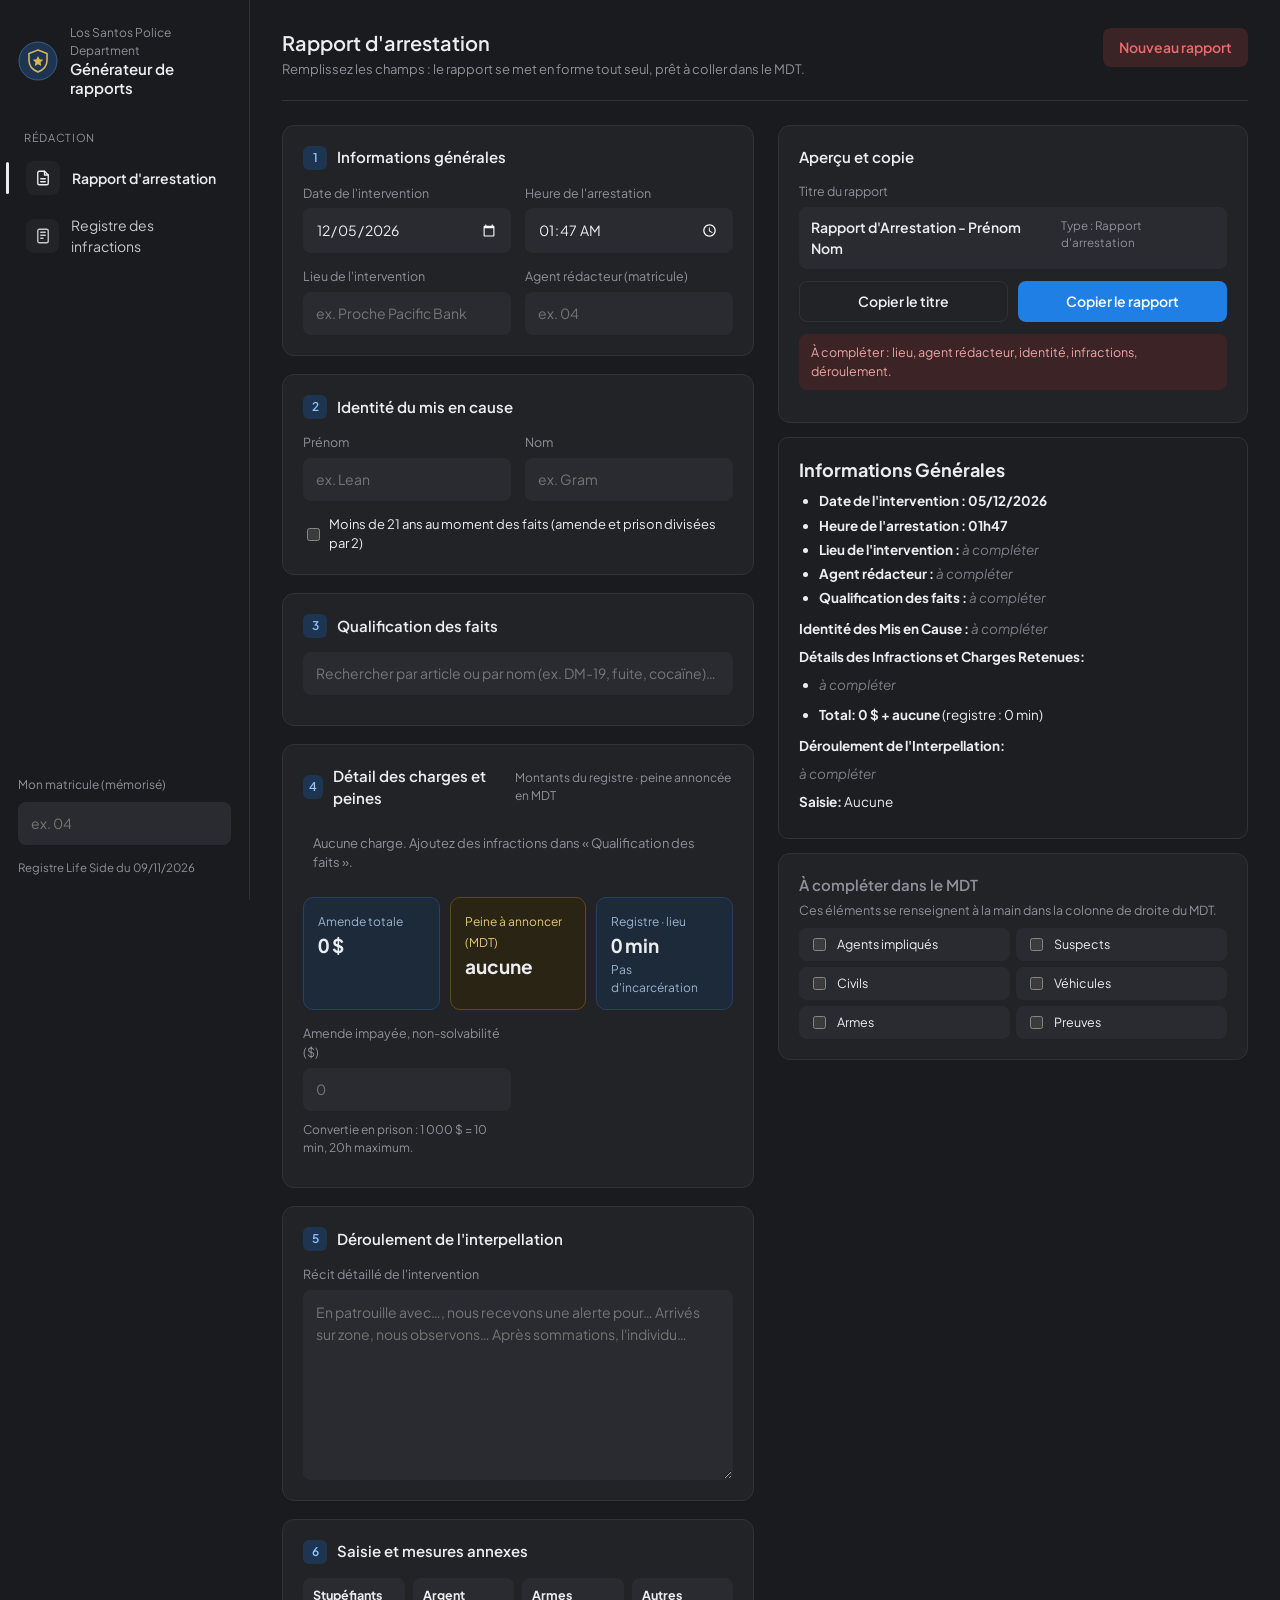
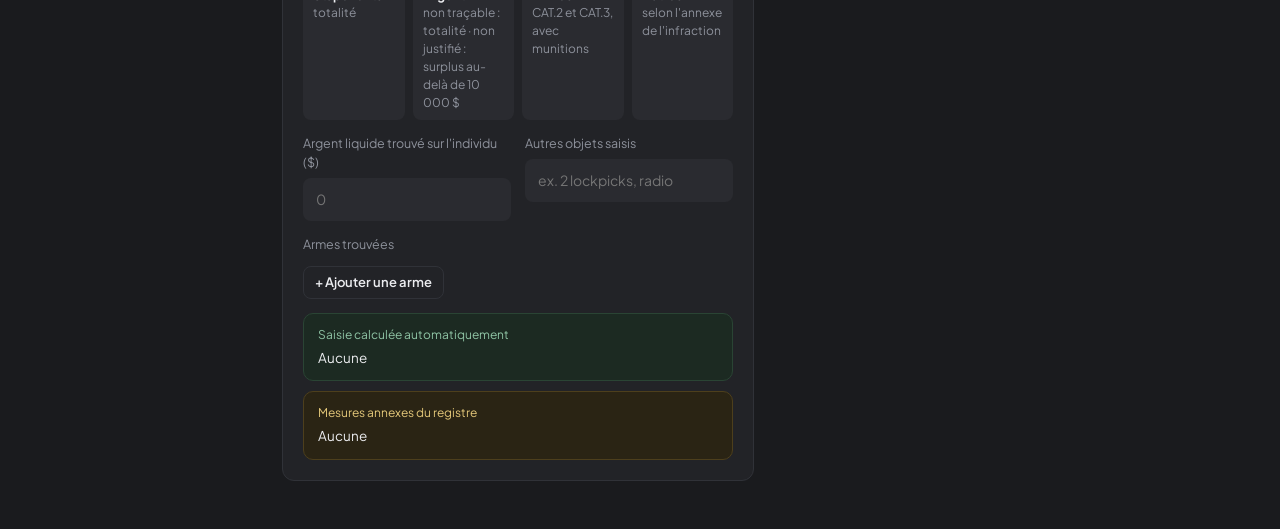
<file: rapport.html>
<!DOCTYPE html>
<html lang="fr">
<head>
<meta charset="utf-8">
<meta name="viewport" content="width=device-width, initial-scale=1">
<title>Générateur de rapports LSPD</title>
<link rel="preconnect" href="https://fonts.googleapis.com">
<link rel="preconnect" href="https://fonts.gstatic.com" crossorigin>
<link href="https://fonts.googleapis.com/css2?family=Plus+Jakarta+Sans:wght@400;500;600;700&display=swap" rel="stylesheet">
<style>
/* Thème unique, calqué sur le terminal MDT : fond anthracite, cartes grises, accent bleu, badges jaunes.
   Mise en page : barre latérale de navigation + formulaire à gauche, aperçu collant à droite. */
:root {
  --bg: #121315;
  --app: #1a1b1e;
  --card: #222327;
  --field: #2a2b30;
  --line: #303238;
  --text: #ecedf0;
  --muted: #8d919b;
  --accent: #1f7fe5;
  --accent-soft: #1d3550;
  --badge-bg: #3a3119;
  --badge-fg: #f4c94a;
  --danger: #ec6a6a;
  --danger-bg: #3b2326;
  --ok: #4fcf8a;
  --font: "Plus Jakarta Sans", "Segoe UI", system-ui, sans-serif;
  color-scheme: dark;
}
* { box-sizing: border-box; }
html, body { height: 100%; margin: 0; }
body { background: var(--bg); color: var(--text); font: 14px/1.5 var(--font); }
button, input, select, textarea { font: inherit; color: inherit; }
button { cursor: pointer; }
:focus-visible { outline: 2px solid var(--accent); outline-offset: 2px; }
@media (prefers-reduced-motion: reduce) { * { transition: none !important; animation: none !important; } }

.shell { display: grid; grid-template-columns: 250px 1fr; min-height: 100%; max-width: 1600px; margin: 0 auto; background: var(--app); }
/* ---------- barre latérale ---------- */
.side { border-right: 1px solid var(--line); padding: 24px 18px; display: flex; flex-direction: column; gap: 26px; position: sticky; top: 0; height: 100vh; }
.brand { display: flex; gap: 12px; align-items: center; }
.brand svg { flex: none; }
.brand small { display: block; color: var(--muted); font-size: 12px; }
.brand b { display: block; font-weight: 600; font-size: 15px; line-height: 1.25; }
.nav { display: flex; flex-direction: column; gap: 6px; }
.nav-label { color: var(--muted); font-size: 11px; letter-spacing: .06em; text-transform: uppercase; margin: 6px 0 2px 6px; }
.nav button { display: flex; align-items: center; gap: 12px; background: none; border: 0; padding: 7px 8px; border-radius: 8px; text-align: left; color: #c6c8ce; position: relative; }
.nav button .ic { width: 34px; height: 34px; display: grid; place-items: center; background: var(--card); border-radius: 8px; }
.nav button:hover { background: #202125; }
.nav button[aria-current="page"] { color: var(--text); font-weight: 600; }
.nav button[aria-current="page"]::before { content: ""; position: absolute; left: -12px; top: 8px; bottom: 8px; width: 3px; border-radius: 3px; background: var(--text); }
.side-foot { margin-top: auto; display: flex; flex-direction: column; gap: 8px; }
.side-foot label { color: var(--muted); font-size: 12px; }

/* ---------- zone principale ---------- */
main { padding: 28px 32px 48px; min-width: 0; }
.head { display: flex; flex-wrap: wrap; gap: 16px; align-items: flex-start; justify-content: space-between; padding-bottom: 20px; border-bottom: 1px solid var(--line); margin-bottom: 24px; }
.head h1 { margin: 0; font-size: 20px; font-weight: 600; text-wrap: balance; }
.head p { margin: 2px 0 0; color: var(--muted); font-size: 13px; }
.head-actions { display: flex; gap: 10px; flex-wrap: wrap; }

.btn { border: 0; border-radius: 8px; padding: 9px 16px; font-weight: 600; display: inline-flex; align-items: center; gap: 8px; background: var(--field); }
.btn:hover { filter: brightness(1.12); }
.btn.primary { background: var(--accent); color: #fff; }
.btn.danger { background: var(--danger-bg); color: var(--danger); }
.btn.ghost { background: transparent; border: 1px solid var(--line); }
.btn.sm { padding: 6px 11px; font-size: 13px; }

.grid { display: grid; grid-template-columns: minmax(0, 1fr) minmax(0, 470px); gap: 24px; align-items: start; }
.col { display: flex; flex-direction: column; gap: 18px; min-width: 0; }
.card { background: var(--card); border: 1px solid var(--line); border-radius: 12px; padding: 20px; }
.card h2 { margin: 0 0 14px; font-size: 15px; font-weight: 600; display: flex; align-items: center; gap: 10px; }
.card h2 .num { width: 24px; height: 24px; border-radius: 6px; background: var(--accent-soft); color: #8fc2ff; font-size: 12px; display: grid; place-items: center; }
.card h2 .hint { margin-left: auto; color: var(--muted); font-weight: 400; font-size: 12px; }
.fields { display: grid; grid-template-columns: repeat(2, minmax(0, 1fr)); gap: 14px; }
.f { display: flex; flex-direction: column; gap: 6px; min-width: 0; }
.f.full { grid-column: 1 / -1; }
.f label { color: var(--muted); font-size: 12.5px; }
.in { background: var(--field); border: 1px solid transparent; border-radius: 8px; padding: 10px 12px; width: 100%; outline: none; }
.in:focus { border-color: var(--accent); }
textarea.in { min-height: 190px; resize: vertical; line-height: 1.6; }
input[type="date"].in, input[type="time"].in { color-scheme: dark; }

/* sélecteur d'infractions */
.picker { position: relative; }
.chips { display: flex; flex-wrap: wrap; gap: 6px; margin-top: 10px; }
.chip { display: inline-flex; align-items: center; gap: 6px; background: var(--field); border-radius: 999px; padding: 4px 6px 4px 11px; font-size: 13px; }
.chip button { border: 0; background: #3a3c43; width: 20px; height: 20px; border-radius: 50%; display: grid; place-items: center; padding: 0; color: var(--muted); }
.chip button:hover { background: var(--danger-bg); color: var(--danger); }
.dropdown { position: absolute; z-index: 20; left: 0; right: 0; top: calc(100% + 6px); background: #26272c; border: 1px solid var(--line); border-radius: 10px; max-height: 320px; overflow: auto; box-shadow: 0 16px 40px rgba(0,0,0,.45); padding: 6px; }
.dropdown[hidden] { display: none; }
.opt { display: grid; grid-template-columns: 1fr auto; gap: 2px 10px; padding: 8px 10px; border-radius: 7px; cursor: pointer; }
.opt.active, .opt:hover { background: #31333a; }
.opt .meta { grid-column: 1 / -1; color: var(--muted); font-size: 12px; font-variant-numeric: tabular-nums; }
.opt.taken { opacity: .45; }
.empty { color: var(--muted); padding: 10px; font-size: 13px; }

.badge { background: var(--badge-bg); color: var(--badge-fg); font-size: 10.5px; font-weight: 700; letter-spacing: .04em; border-radius: 999px; padding: 3px 9px; white-space: nowrap; align-self: start; }

/* lignes de charges */
.charges { display: flex; flex-direction: column; gap: 8px; }
.charge { display: grid; grid-template-columns: minmax(0, 1fr) auto 150px 34px; gap: 12px; align-items: center; background: var(--field); border-radius: 10px; padding: 10px 10px 10px 14px; }
.charge .name { font-weight: 600; font-size: 13.5px; }
.charge .scale { color: var(--muted); font-size: 12px; font-variant-numeric: tabular-nums; }
.qty { display: flex; align-items: center; gap: 6px; }
.qty input { width: 80px; background: #1f2024; border: 1px solid var(--line); border-radius: 7px; padding: 6px 8px; font-variant-numeric: tabular-nums; }
.qty span { color: var(--muted); font-size: 12px; }
.pen { text-align: right; font-variant-numeric: tabular-nums; font-weight: 600; }
.pen small { display: block; color: var(--muted); font-weight: 400; font-size: 11.5px; }
.x { border: 0; width: 34px; height: 34px; border-radius: 8px; background: var(--danger-bg); color: var(--danger); display: grid; place-items: center; }
.totals { display: grid; grid-template-columns: repeat(3, minmax(0, 1fr)); gap: 10px; margin-top: 14px; }
.tot { background: #1d2a3a; border: 1px solid #27405e; border-radius: 10px; padding: 12px 14px; }
.tot small { color: #9bb3cf; font-size: 12px; }
.tot b { display: block; font-size: 22px; font-variant-numeric: tabular-nums; }
.calc { margin-top: 10px; color: var(--muted); font-size: 12.5px; font-variant-numeric: tabular-nums; word-break: break-word; }

/* saisie */
.rule { display: grid; grid-template-columns: repeat(4, minmax(0,1fr)); gap: 8px; margin-bottom: 14px; }
.rule div { background: var(--field); border-radius: 8px; padding: 8px 10px; font-size: 12px; color: var(--muted); }
.rule b { display: block; color: var(--text); font-size: 12.5px; }
.weapons { display: flex; flex-direction: column; gap: 8px; }
.wrow { display: grid; grid-template-columns: 1fr 170px 34px; gap: 8px; align-items: center; }
.check { display: inline-flex; gap: 6px; align-items: center; color: var(--muted); font-size: 12.5px; white-space: nowrap; }
.seized { margin-top: 14px; background: #1c2a22; border: 1px solid #2a4434; border-radius: 10px; padding: 12px 14px; font-size: 13.5px; }
.seized small { display: block; color: #8fc4a5; font-size: 12px; margin-bottom: 4px; }

/* aperçu */
.preview-wrap { position: sticky; top: 20px; display: flex; flex-direction: column; gap: 14px; }
.copybar { display: grid; grid-template-columns: 1fr 1fr; gap: 10px; }
.copybar .btn { justify-content: center; }
.titlebox { background: var(--field); border-radius: 8px; padding: 10px 12px; font-weight: 600; display: flex; justify-content: space-between; gap: 10px; }
.titlebox small { color: var(--muted); font-weight: 400; }
.missing { background: var(--danger-bg); color: #f3a3a3; border-radius: 8px; padding: 9px 12px; font-size: 12.5px; }
.missing[hidden] { display: none; }
.doc { background: #1d1e21; border: 1px solid var(--line); border-radius: 10px; padding: 18px 20px; max-height: 62vh; overflow: auto; font-size: 13.5px; }
.doc h3 { margin: 0 0 8px; font-size: 18px; font-weight: 700; }
.doc ul { margin: 0 0 10px; padding-left: 20px; }
.doc li { margin: 4px 0; }
.doc p { margin: 8px 0; }
.doc .ph { color: #7a7f89; font-style: italic; font-weight: 400; }
.mdt { font-size: 12.5px; color: var(--muted); }
.mdt ul { list-style: none; padding: 0; margin: 8px 0 0; display: grid; grid-template-columns: 1fr 1fr; gap: 6px; }
.mdt li label { display: flex; gap: 8px; align-items: center; background: var(--field); padding: 7px 10px; border-radius: 8px; color: var(--text); cursor: pointer; }

/* catalogue */
.toolbar { display: flex; gap: 10px; flex-wrap: wrap; }
.toolbar .in { width: 260px; }
.cards { display: grid; grid-template-columns: repeat(auto-fill, minmax(270px, 1fr)); gap: 16px; }
.icard { background: var(--card); border: 1px solid var(--line); border-radius: 12px; padding: 18px; display: flex; flex-direction: column; gap: 10px; }
.icard .top { display: flex; justify-content: space-between; gap: 10px; }
.icard .t { font-weight: 600; }
.icard .k { color: var(--muted); font-size: 12px; }
.icard .v { font-size: 16px; font-weight: 600; font-variant-numeric: tabular-nums; }
.icard .row { display: grid; grid-template-columns: 1fr 1fr; gap: 8px; margin-top: auto; }
.icard .row .btn { justify-content: center; }
.ref { font-size: 12px; color: #8fc2ff; background: var(--accent-soft); border-radius: 6px; padding: 4px 8px; align-self: start; }

/* fenêtre d'édition */
.modal { position: fixed; inset: 0; background: rgba(0,0,0,.6); display: grid; place-items: center; padding: 16px; z-index: 50; }
.modal[hidden] { display: none; }
.modal .card { width: min(560px, 100%); max-height: 90vh; overflow: auto; }
.modal .foot { display: flex; justify-content: flex-end; gap: 10px; margin-top: 18px; }
.help { color: var(--muted); font-size: 12px; margin: 4px 0 0; }

.toast { position: fixed; bottom: 22px; left: 50%; transform: translateX(-50%) translateY(20px); background: #23402f; color: #c9f3da; border: 1px solid #2f6346; padding: 10px 16px; border-radius: 10px; font-weight: 600; opacity: 0; transition: .2s; pointer-events: none; z-index: 60; }
.toast.show { opacity: 1; transform: translateX(-50%) translateY(0); }
.toast.err { background: var(--danger-bg); color: #f6b4b4; border-color: #6b3036; }
.banner { background: var(--accent-soft); color: #bcd9ff; border-radius: 10px; padding: 10px 14px; font-size: 13px; display: flex; gap: 12px; align-items: center; justify-content: space-between; flex-wrap: wrap; margin-bottom: 18px; }
.banner[hidden] { display: none; }
.view[hidden] { display: none; }

@media (max-width: 1180px) { .grid { grid-template-columns: 1fr; } .preview-wrap { position: static; } .doc { max-height: none; } }
@media (max-width: 820px) {
  .shell { grid-template-columns: 1fr; }
  .side { position: static; height: auto; flex-direction: row; flex-wrap: wrap; align-items: center; padding: 14px 16px; gap: 14px; border-right: 0; border-bottom: 1px solid var(--line); }
  .nav { flex-direction: row; }
  .nav-label, .side-foot { display: none; }
  .nav button::before { display: none; }
  main { padding: 20px 16px 40px; }
}
@media (max-width: 560px) {
  .fields, .totals, .copybar, .mdt ul { grid-template-columns: 1fr; }
  .rule { grid-template-columns: 1fr 1fr; }
  .charge { grid-template-columns: 1fr 34px; }
  .charge .qty, .charge .pen { grid-column: 1; text-align: left; }
  .toolbar .in { width: 100%; }
}

/* registre */
.code { display: inline-block; font-size: 11px; font-weight: 700; letter-spacing: .02em; color: #8fc2ff; background: var(--accent-soft); border-radius: 5px; padding: 1px 6px; margin-right: 7px; font-variant-numeric: tabular-nums; vertical-align: 1px; }
.chip b { color: #8fc2ff; font-size: 11.5px; }
.badge.t-c { background: #22303f; color: #9ec7f0; }
.badge.t-dm { background: var(--badge-bg); color: var(--badge-fg); }
.badge.t-dmj { background: #40291a; color: #f5a463; }
.badge.t-cr { background: var(--danger-bg); color: #f18b8b; }
.qtys { display: flex; flex-direction: column; gap: 6px; align-items: flex-start; }
.nc { font-size: 11.5px; color: var(--muted); background: #1f2024; border: 1px dashed var(--line); border-radius: 7px; padding: 5px 8px; }
.tot.hl { background: #2a2414; border-color: #5c4a1c; }
.tot.hl small { color: #e3c779; }
.tot b { font-size: 19px; }
.tot small + small, .tot b + small { display: block; margin-top: 2px; }
.calc div + div { margin-top: 4px; }
.seized.annex { background: #2a2414; border-color: #4d3f1c; margin-top: 10px; }
.seized.annex small { color: #e3c779; }
.check.big { white-space: normal; font-size: 13px; color: var(--text); }
.regdate { color: var(--muted); font-size: 11.5px; margin: 6px 0 0; }
.f[hidden] { display: none; }
@media (max-width: 560px) { .wrow { grid-template-columns: 1fr 34px; } .wrow select { grid-column: 1; } .charge .qtys { grid-column: 1; } }

/* Intégré dans le terminal SASP (rapport.html?embed=1) : pas de barre latérale, onglets en haut. */
.embed body { background: var(--app); }
.embed .shell { grid-template-columns: 1fr; max-width: none; }
.embed .side { position: static; height: auto; flex-direction: row; align-items: center; padding: 10px 16px; gap: 14px; border-right: 0; border-bottom: 1px solid var(--line); }
.embed .brand, .embed .side-foot, .embed .nav-label { display: none; }
.embed .nav { flex-direction: row; }
.embed .nav button::before { display: none; }
.embed main { padding: 20px 20px 40px; }
</style>
</head>
<body>
<div class="shell">
  <aside class="side">
    <div class="brand">
      <svg width="40" height="40" viewBox="0 0 40 40" aria-hidden="true"><circle cx="20" cy="20" r="19" fill="#1d3550" stroke="#3b5f88"/><path d="M20 9l9 3.5v7c0 6-4 9.5-9 11.5-5-2-9-5.5-9-11.5v-7z" fill="none" stroke="#d9b45a" stroke-width="1.6"/><path d="M20 15l1.6 3.3 3.6.5-2.6 2.5.6 3.6L20 23.2l-3.2 1.7.6-3.6-2.6-2.5 3.6-.5z" fill="#d9b45a"/></svg>
      <div><small>Los Santos Police Department</small><b>Générateur de rapports</b></div>
    </div>
    <nav class="nav" aria-label="Navigation">
      <span class="nav-label">Rédaction</span>
      <button type="button" data-view="rapport" aria-current="page"><span class="ic"><svg width="18" height="18" viewBox="0 0 24 24" fill="none" stroke="currentColor" stroke-width="1.8" stroke-linecap="round" stroke-linejoin="round"><path d="M14 3H7a2 2 0 0 0-2 2v14a2 2 0 0 0 2 2h10a2 2 0 0 0 2-2V8z"/><path d="M14 3v5h5M9 13h6M9 17h6"/></svg></span>Rapport d'arrestation</button>
      <button type="button" data-view="infractions"><span class="ic"><svg width="18" height="18" viewBox="0 0 24 24" fill="none" stroke="currentColor" stroke-width="1.8" stroke-linecap="round" stroke-linejoin="round"><rect x="5" y="3" width="14" height="18" rx="2"/><path d="M9 7h6M9 11h6M9 15h3"/></svg></span>Registre des infractions</button>
    </nav>
    <div class="side-foot">
      <label for="agentDefault">Mon matricule (mémorisé)</label>
      <input id="agentDefault" class="in" placeholder="ex. 04">
      <p class="regdate">Registre Life Side du 09/11/2026</p>
    </div>
  </aside>

  <main>
    <!-- ================= RAPPORT ================= -->
    <section class="view" id="view-rapport">
      <div class="head">
        <div>
          <h1>Rapport d'arrestation</h1>
          <p>Remplissez les champs : le rapport se met en forme tout seul, prêt à coller dans le MDT.</p>
        </div>
        <div class="head-actions">
          <button type="button" class="btn danger" id="resetBtn">Nouveau rapport</button>
        </div>
      </div>
      <div class="banner" id="exampleBanner" hidden>
        <span>Ceci est un exemple pré-rempli. Cliquez sur « Nouveau rapport » pour partir d'une fiche vierge.</span>
        <button type="button" class="btn sm primary" id="exampleClear">Commencer un rapport vierge</button>
      </div>

      <div class="grid">
        <div class="col">
          <div class="card">
            <h2><span class="num">1</span>Informations générales</h2>
            <div class="fields">
              <div class="f"><label for="date">Date de l'intervention</label><input id="date" class="in" type="date"></div>
              <div class="f"><label for="heure">Heure de l'arrestation</label><input id="heure" class="in" type="time"></div>
              <div class="f"><label for="lieu">Lieu de l'intervention</label><input id="lieu" class="in" placeholder="ex. Proche Pacific Bank"></div>
              <div class="f"><label for="agent">Agent rédacteur (matricule)</label><input id="agent" class="in" placeholder="ex. 04"></div>
            </div>
          </div>

          <div class="card">
            <h2><span class="num">2</span>Identité du mis en cause</h2>
            <div class="fields">
              <div class="f"><label for="prenom">Prénom</label><input id="prenom" class="in" placeholder="ex. Lean"></div>
              <div class="f"><label for="nom">Nom</label><input id="nom" class="in" placeholder="ex. Gram"></div>
              <div class="f full"><label class="check big"><input type="checkbox" id="mineur"> Moins de 21 ans au moment des faits (amende et prison divisées par 2)</label></div>
            </div>
          </div>

          <div class="card">
            <h2><span class="num">3</span>Qualification des faits<span class="hint" id="countHint"></span></h2>
            <div class="picker">
              <input id="search" class="in" placeholder="Rechercher par article ou par nom (ex. DM-19, fuite, cocaïne)…" autocomplete="off" role="combobox" aria-expanded="false" aria-controls="dropdown">
              <div class="dropdown" id="dropdown" role="listbox" hidden></div>
            </div>
            <div class="chips" id="chips"></div>
          </div>

          <div class="card">
            <h2><span class="num">4</span>Détail des charges et peines<span class="hint">Montants du registre · peine annoncée en MDT</span></h2>
            <div class="charges" id="charges"></div>
            <div class="totals">
              <div class="tot"><small>Amende totale</small><b id="totFine">0 $</b></div>
              <div class="tot hl"><small>Peine à annoncer (MDT)</small><b id="totMDT">aucune</b></div>
              <div class="tot"><small>Registre · lieu</small><b id="totReg">0 min</b><small id="totLieu"></small></div>
            </div>
            <div class="fields" style="margin-top:14px">
              <div class="f"><label for="impaye">Amende impayée, non-solvabilité ($)</label><input id="impaye" class="in" type="number" min="0" step="1" placeholder="0"><p class="help">Convertie en prison : 1 000 $ = 10 min, 20h maximum.</p></div>
            </div>
            <div class="calc" id="calc"></div>
          </div>

          <div class="card">
            <h2><span class="num">5</span>Déroulement de l'interpellation</h2>
            <div class="f full">
              <label for="deroulement">Récit détaillé de l'intervention</label>
              <textarea id="deroulement" class="in" placeholder="En patrouille avec…, nous recevons une alerte pour… Arrivés sur zone, nous observons… Après sommations, l'individu…"></textarea>
            </div>
          </div>

          <div class="card">
            <h2><span class="num">6</span>Saisie et mesures annexes</h2>
            <div class="rule">
              <div><b>Stupéfiants</b>totalité</div>
              <div><b>Argent</b>non traçable : totalité · non justifié : surplus au-delà de 10 000 $</div>
              <div><b>Armes</b>CAT.2 et CAT.3, avec munitions</div>
              <div><b>Autres</b>selon l'annexe de l'infraction</div>
            </div>
            <div class="fields">
              <div class="f"><label for="cash">Argent liquide trouvé sur l'individu ($)</label><input id="cash" class="in" type="number" min="0" step="1" placeholder="0"></div>
              <div class="f"><label for="autres">Autres objets saisis</label><input id="autres" class="in" placeholder="ex. 2 lockpicks, radio"></div>
              <div class="f full">
                <label>Armes trouvées</label>
                <div class="weapons" id="weapons"></div>
                <div><button type="button" class="btn sm ghost" id="addWeapon">+ Ajouter une arme</button></div>
              </div>
            </div>
            <div class="seized"><small>Saisie calculée automatiquement</small><span id="seizedText">Aucune</span></div>
            <div class="seized annex"><small>Mesures annexes du registre</small><span id="annexText">Aucune</span></div>
          </div>
        </div>

        <div class="preview-wrap">
          <div class="card">
            <h2>Aperçu et copie</h2>
            <div class="f" style="margin-bottom:12px">
              <label>Titre du rapport</label>
              <div class="titlebox"><span id="titleOut"></span><small>Type : Rapport d'arrestation</small></div>
            </div>
            <div class="copybar">
              <button type="button" class="btn ghost" id="copyTitle">Copier le titre</button>
              <button type="button" class="btn primary" id="copyReport">Copier le rapport</button>
            </div>
            <p class="missing" id="missing" hidden></p>
          </div>
          <div class="doc" id="doc" aria-live="polite"></div>
          <div class="card mdt">
            <h2 style="margin-bottom:4px">À compléter dans le MDT</h2>
            Ces éléments se renseignent à la main dans la colonne de droite du MDT.
            <ul>
              <li><label><input type="checkbox"> Agents impliqués</label></li>
              <li><label><input type="checkbox"> Suspects</label></li>
              <li><label><input type="checkbox"> Civils</label></li>
              <li><label><input type="checkbox"> Véhicules</label></li>
              <li><label><input type="checkbox"> Armes</label></li>
              <li><label><input type="checkbox"> Preuves</label></li>
            </ul>
          </div>
        </div>
      </div>
    </section>

    <!-- ================= REGISTRE ================= -->
    <section class="view" id="view-infractions" hidden>
      <div class="head">
        <div>
          <h1>Registre des infractions</h1>
          <p>Registre Life Side mis à jour le 09/11/2026. Peines : 1 min du registre = 1 mois dans le MDT, 1 h = 1 année.</p>
        </div>
        <div class="head-actions toolbar">
          <input id="isearch" class="in" placeholder="Rechercher un article ou une infraction…">
          <select id="icat" class="in" style="width:auto">
            <option value="">Tous les types</option>
            <option>CONTRAVENTION</option><option>DÉLIT MINEUR</option><option>DÉLIT MAJEUR</option><option>CRIME</option>
          </select>
          <button type="button" class="btn primary" id="newInf">+ Créer une infraction</button>
          <button type="button" class="btn ghost" id="restoreCat">Restaurer le registre officiel</button>
        </div>
      </div>
      <div class="cards" id="cards"></div>
    </section>
  </main>
</div>

<!-- fenêtre d'édition d'une infraction -->
<div class="modal" id="modal" hidden role="dialog" aria-modal="true" aria-labelledby="mTitle">
  <form class="card" id="mForm">
    <h2 id="mTitle">Modifier l'infraction</h2>
    <div class="fields">
      <div class="f"><label for="mCode">Article</label><input id="mCode" class="in" placeholder="ex. DM-19" required></div>
      <div class="f"><label for="mCat">Type</label><select id="mCat" class="in"><option>CONTRAVENTION</option><option>DÉLIT MINEUR</option><option>DÉLIT MAJEUR</option><option>CRIME</option></select></div>
      <div class="f full"><label for="mName">Infraction</label><input id="mName" class="in" required></div>
      <div class="f full"><label for="mMode">Calcul de l'amende</label><select id="mMode" class="in"><option value="fixe">Montant fixe</option><option value="par">Montant par unité (pochon, arme, otage…)</option><option value="x">Multiple de la somme en $</option><option value="surplus">Multiple du surplus au-delà de 10 000 $</option><option value="base">Montant fixe + multiple de la somme</option></select></div>
      <div class="f" id="fBase" hidden><label for="mBase">Montant fixe ($)</label><input id="mBase" class="in" type="number" min="0" step="any"></div>
      <div class="f"><label for="mRate" id="mRateLabel">Amende ($)</label><input id="mRate" class="in" type="number" min="0" step="any" required></div>
      <div class="f" id="fUnit" hidden><label for="mUnit">Unité</label><input id="mUnit" class="in" placeholder="ex. pochon, arme, otage"></div>
      <div class="f"><label for="mJail">Peine du registre (minutes)</label><input id="mJail" class="in" type="number" min="0" step="1" required><p class="help">1h = 60, 1h30 = 90, 24h = 1440.</p></div>
      <div class="f full"><label for="mAnnexe">Annexe</label><input id="mAnnexe" class="in" placeholder="ex. Mise en fourrière"></div>
      <div class="f full"><label class="check big"><input type="checkbox" id="mNc"> Non cumulable (comptée une seule fois)</label></div>
    </div>
    <div class="foot">
      <button type="button" class="btn danger" id="mDelete">Supprimer</button>
      <button type="button" class="btn ghost" id="mCancel">Annuler</button>
      <button type="submit" class="btn primary">Enregistrer</button>
    </div>
  </form>
</div>

<div class="toast" id="toast" role="status"></div>

<script>
if (new URLSearchParams(location.search).has('embed')) document.documentElement.classList.add('embed');
/* =====================================================================
   Registre des infractions Life Side (mise à jour du 09/11/2026).
   [article, infraction, type, amende, peine (minutes du registre), annexe, options]
   amende : nombre = montant fixe (multiplié par le nombre de faits, sauf « non cumulable »)
            ["par", taux, unité]      = taux × quantité (pochons, armes, otages…)
            ["x", taux]               = taux × somme en $ (ex. ×2 la somme blanchie)
            ["surplus", taux]         = taux × somme au-delà de 10 000 $
            ["base", fixe, taux]      = fixe + taux × somme
   options : nc = non cumulable ; u2/j2 = peine par unité d'une 2e quantité
   ===================================================================== */
const C = "CONTRAVENTION", DM = "DÉLIT MINEUR", DMJ = "DÉLIT MAJEUR", CR = "CRIME";
const FOUR = "Mise en fourrière", NC = { nc: true };
const CONF = "Confiscation des produits stupéfiants";
const SAISIE_ARME = "Saisie des armes et munitions";
const REGISTRE = [
  ["C-1", "Attentat à la pudeur", C, 500, 0],
  ["C-2", "Circulation à contresens", C, 500, 0],
  ["C-3", "Clandestinité", C, 2500, 0, "Expulsion du territoire"],
  ["C-4", "Conduite avec un véhicule non en état (plaque, dégradé)", C, 500, 0],
  ["C-5", "Conduite dangereuse (drift, wheeling…)", C, 750, 5, FOUR],
  ["C-6", "Conduite hors route / hors piste", C, 750, 0, FOUR],
  ["C-7", "Demi-tour non autorisé", C, 250, 0],
  ["C-8", "Dissimulation du visage sur la voie publique ou un lieu public", C, 500, 0],
  ["C-10", "Entrave à la circulation", C, 250, 0, FOUR],
  ["C-11", "Excès de vitesse de 5 à 25 km/h", C, 250, 0],
  ["C-12", "Excès de vitesse de 25 à 50 km/h", C, 500, 0],
  ["C-13", "Excès de vitesse de plus de 50 km/h", C, 1000, 0],
  ["C-14", "Franchissement d'une ligne continue", C, 250, 0],
  ["C-15", "Insulte envers un civil", C, 200, 0, "", NC],
  ["C-16", "Ivresse ou consommation de stupéfiants sur la voie publique", C, 500, 0],
  ["C-17", "Non-respect d'un véhicule prioritaire", C, 1000, 0],
  ["C-18", "Participation à une manifestation illégale", C, 1000, 0],
  ["C-19", "Refus de priorité piéton sans dommages corporels", C, 150, 0],
  ["C-20", "Stationnement gênant et/ou interdit (bande rouge)", C, 150, 0, FOUR],
  ["C-21", "Téléphone au volant", C, 250, 0, "", NC],
  ["C-22", "Usage abusif du klaxon", C, 250, 0, "", NC],
  ["C-23", "Véhicule non homologué / non recensé", C, 500, 0, FOUR],

  ["DM-1", "Agression sur un civil", DM, 2500, 10],
  ["DM-2", "Agression sur un représentant de l'État / magistrat", DM, 5000, 20],
  ["DM-3", "Atteinte au droit à l'image", DM, 1500, 0, "Suppression des images"],
  ["DM-4", "Braconnage", DM, 2500, 20, "Confiscation de la marchandise"],
  ["DM-5", "Braquage d'ATM", DM, 2000, 15, "Saisie des outils et de l'ATM"],
  ["DM-6", "Braquage de supérette", DM, 1500, 10, "Saisie des armes et des objets volés"],
  ["DM-7", "Cambriolage", DM, 5000, 20],
  ["DM-8", "Canular téléphonique auprès des services publics", DM, 2500, 10, "", NC],
  ["DM-9", "Carjacking", DM, 1000, 5],
  ["DM-10", "Chantage", DM, 3000, 0],
  ["DM-11", "Conduite d'un véhicule volé", DM, 2000, 5, "Retrait du permis"],
  ["DM-12", "Conduite sans permis", DM, 2500, 5, "Présentation d'un permis valide sous 24h, mise en fourrière"],
  ["DM-13", "Conduite sous l'emprise de stupéfiants", DM, 4000, 15, "Retrait du permis et dégrisement"],
  ["DM-14", "Conduite sous l'emprise d'alcool", DM, 4000, 15, "Retrait du permis et dégrisement"],
  ["DM-15", "Diffamation", DM, 2500, 0],
  ["DM-16", "Discrimination", DM, 3000, 5],
  ["DM-17", "Dégradation de biens privés", DM, 750, 0, "Dédommagement à hauteur des dégradations"],
  ["DM-18", "Dégradation de biens publics", DM, 1000, 0, "Dédommagement à hauteur des dégradations"],
  ["DM-19", "Délit de fuite", DM, 2500, 5],
  ["DM-20", "Entrave à une opération des forces de l'ordre", DM, 2500, 30, "", NC],
  ["DM-21", "Escroquerie à l'entreprise", DM, 1750, 20, "Restitution à hauteur du préjudice"],
  ["DM-22", "Escroquerie à la personne", DM, 1500, 20, "Restitution à hauteur du préjudice"],
  ["DM-24", "Excès de vitesse de plus de 100 km/h", DM, 2000, 15, "Retrait du permis et mise en fourrière"],
  ["DM-25", "Exhibition d'arme à feu", DM, 1500, 20, "Confiscation de l'arme"],
  ["DM-26", "Exhibition d'arme blanche", DM, 750, 10, "Confiscation de l'arme"],
  ["DM-27", "Fouille abusive", DM, 1500, 0],
  ["DM-28", "Fausse déclaration", DM, 3000, 5, "Interrogatoire de l'individu"],
  ["DM-29", "Go fast", DM, 250, 15, "Mise en fourrière du véhicule"],
  ["DM-30", "Harcèlement moral / physique", DM, 2500, 25],
  ["DM-31", "Menace et/ou intimidation envers un civil", DM, 500, 5],
  ["DM-32", "Menace et/ou intimidation envers un représentant de l'État", DM, 750, 10],
  ["DM-33", "Menace de mort", DM, 2000, 20],
  ["DM-34", "Mise en danger de la vie d'autrui", DM, 2000, 5],
  ["DM-35", "Non-assistance à personne en danger", DM, 750, 0],
  ["DM-36", "Non-présentation à une convocation des agents de police", DM, 500, 15, "", NC],
  ["DM-37", "Non-respect des conditions du PPA", DM, 5000, 20, "Retrait du PPA", NC],
  ["DM-38", "Organisation d'une manifestation illégale", DM, 750, 20],
  ["DM-39", "Outrage envers un représentant de l'État / magistrat", DM, 2500, 10],
  ["DM-40", "Port d'équipements militaires (gilet pare-balles, holster…)", DM, 2500, 0, "Confiscation des équipements"],
  ["DM-41", "Possession de cocaïne (5 à 25 pochons)", DM, ["par", 250, "pochon"], 15, CONF],
  ["DM-43", "Possession de weed et variantes (5 à 25 pochons)", DM, ["par", 100, "pochon"], 10, CONF],
  ["DM-45", "Possession de méthamphétamine (5 à 25 pochons)", DM, ["par", 200, "pochon"], 15, CONF],
  ["DM-46", "Possession de cocaïne (plus de 25 pochons)", DM, ["par", 300, "pochon"], 25, CONF],
  ["DM-48", "Possession de weed et variantes (plus de 25 pochons)", DM, ["par", 150, "pochon"], 20, CONF],
  ["DM-49", "Possession de méthamphétamine (plus de 25 pochons)", DM, ["par", 250, "pochon"], 25, CONF],
  ["DM-51", "Possession de graines de stupéfiant", DM, ["par", 100, "graine"], 15, CONF],
  ["DM-52", "Possession de matériel pharmaceutique sans justificatif", DM, 500, 10, "Confiscation des produits"],
  ["DM-53", "Possession d'argent non traçable", DM, ["x", 0], 0, "Saisie de la totalité de l'argent"],
  ["DM-54", "Possession de plus de 10 000 $ sans justificatif", DM, ["surplus", 0.5], 15, "Saisie du surplus"],
  ["DM-55", "Publicité pour des services illicites", DM, 750, 30],
  ["DM-56", "Incitation à la haine", DM, 1500, 20],
  ["DM-57", "Refus de décliner son identité", DM, 2500, 0, "", NC],
  ["DM-58", "Refus d'obtempérer", DM, 750, 0, "", NC],
  ["DM-59", "Trouble à l'ordre public", DM, 1000, 10],
  ["DM-60", "Utilisation et/ou présentation de faux papiers", DM, 7500, 35],
  ["DM-61", "Usurpation d'identité", DM, 5000, 20, "", NC],
  ["DM-62", "Violation de propriété privée (entreprise, logement…)", DM, 2500, 20],
  ["DM-63", "Vol", DM, 1000, 5, "Restitution des biens"],
  ["DM-64", "Vol de véhicule", DM, 2500, 10],
  ["DM-65", "Vol de véhicule de service public", DM, 5000, 30],
  ["DM-66", "Participation à une fusillade", DM, 7500, 30, "", NC],
  ["DM-67", "Port d'une arme légère non déclarée avec PPA", DM, ["par", 5000, "arme"], 20, SAISIE_ARME],
  ["DM-68", "Incitation à la révolte", DM, 2500, 20],
  ["DM-69", "Extorsion", DM, 10000, 30],
  ["DM-70", "Absence de documents légaux d'une entreprise", DM, 5000, 0, "Appel de l'Internal Revenue Service"],
  ["DM-71", "Violation d'un décret gouvernemental", DM, 5000, 20],
  ["DM-72", "Utilisation de ses fonctions à des fins personnelles", DM, 1500, 15],
  ["DM-73", "Plagiat", DM, 500, 0],
  ["DM-74", "Destruction / dissimulation de preuve", DM, 10000, 20],
  ["DM-75", "Course de rue illégale", DM, 2000, 15],
  ["DM-76", "Non-respect du code du travail", DM, ["par", 1500, "employé"], 0],
  ["DM-77", "Refus de comparaître", DM, 5000, 0],
  ["DM-78", "Conduite d'un véhicule non adapté (kart, tracteur…)", DM, 250, 10, FOUR],
  ["DM-79", "Port d'arme de chasse sans permis", DM, 500, 0, "Saisie de l'arme et des munitions"],
  ["DM-80", "Intrusion dans un bâtiment officiel de l'État", DM, 5000, 15],
  ["DM-81", "Spam call 911", DM, 1000, 5],
  ["DM-82", "Harcèlement numérique de service public", DM, 1000, 20],
  ["DM-83", "Propos discriminatoires", DM, 2500, 15, "", NC],
  ["DM-84", "Violation de sépulture", DM, 7500, 30, "", NC],
  ["DM-85", "Tir illégal", DM, 3000, 0, "", NC],
  ["DM-86", "Possession de matériel illégal (lockpick, outils de crochetage…)", DM, ["x", 0.5], 0, "Saisie du matériel", { nc: true, u2: "objet", j2: 5 }],

  ["DMJ-01", "Abus de pouvoir", DMJ, 10000, 15, "", NC],
  ["DMJ-02", "Abus de confiance", DMJ, 7500, 10],
  ["DMJ-03", "Accusation calomnieuse", DMJ, 5000, 10],
  ["DMJ-04", "Aide à l'évasion", DMJ, 5000, 120, "Interrogatoire de l'individu"],
  ["DMJ-05", "Atteinte à l'intégrité d'un cadavre", DMJ, 7500, 10, "", NC],
  ["DMJ-06", "Blanchiment d'argent", DMJ, ["x", 1], 20, "Confiscation de l'argent"],
  ["DMJ-07", "Braquage à main armée", DMJ, 3000, 20, "Confiscation de l'arme"],
  ["DMJ-08", "Braquage de bijouterie", DMJ, 10000, 30, "Confiscation de l'argent et des biens volés"],
  ["DMJ-09", "Braquage de convoi", DMJ, 7500, 40],
  ["DMJ-10", "Braquage de la Fleeca Bank", DMJ, 10000, 20, "Confiscation de l'argent et des biens volés"],
  ["DMJ-11", "Braquage d'une entreprise", DMJ, 7500, 30],
  ["DMJ-12", "Entrave à une enquête", DMJ, 10000, 20],
  ["DMJ-13", "Espionnage", DMJ, 20000, 90],
  ["DMJ-14", "Faux témoignage", DMJ, 5000, 10, "Interrogatoire de l'individu"],
  ["DMJ-15", "Faux et usage de faux", DMJ, 10000, 20],
  ["DMJ-16", "Fraude électorale", DMJ, 25000, 60, "Exclusion de l'élection en cours, interdiction de se représenter"],
  ["DMJ-17", "Fraude fiscale", DMJ, ["base", 5000, 2], 40, "Amende de 5 000 $ + 2 × la somme fraudée"],
  ["DMJ-18", "Détention illégale d'une arme (CAT.1)", DMJ, ["par", 2500, "arme"], 15, SAISIE_ARME],
  ["DMJ-19", "Détention d'une arme non identifiable — CAT.1", DMJ, ["par", 5000, "arme"], 30, SAISIE_ARME],
  ["DMJ-19", "Détention d'une arme non identifiable — CAT.2", DMJ, ["par", 10000, "arme"], 30, SAISIE_ARME],
  ["DMJ-19", "Détention d'une arme non identifiable — CAT.3", DMJ, ["par", 20000, "arme"], 30, SAISIE_ARME],
  ["DMJ-20", "Intimidation / chantage envers un magistrat", DMJ, 15000, 30],
  ["DMJ-21", "Complicité de meurtre", DMJ, 30000, 120, "", NC],
  ["DMJ-22", "Menace avec une arme", DMJ, 5000, 10, "", NC],
  ["DMJ-23", "Non-respect d'une décision de justice d'un magistrat", DMJ, 7500, 60],
  ["DMJ-24", "Kidnapping / séquestration sur un civil", DMJ, 5000, 20],
  ["DMJ-25", "Kidnapping / séquestration sur un agent de l'État", DMJ, 10000, 30],
  ["DMJ-26", "Non-présentation à une convocation de justice ou fédérale", DMJ, 15000, 120, "Mandat d'arrêt", NC],
  ["DMJ-27", "Non-respect d'une mesure de contrôle judiciaire", DMJ, 2000, 30, "Arrestation de l'individu (30 min maximum)"],
  ["DMJ-28", "Parjure", DMJ, 4000, 0, "", NC],
  ["DMJ-29", "Port illégal d'une arme légère (CAT.2)", DMJ, ["par", 10000, "arme"], 20, SAISIE_ARME],
  ["DMJ-30", "Port illégal d'une arme lourde (CAT.3)", DMJ, ["par", 20000, "arme"], 30, SAISIE_ARME],
  ["DMJ-31", "Possession de plus de 10 000 $ sans justificatif (délit majeur)", DMJ, ["surplus", 2], 0, "Saisie du surplus"],
  ["DMJ-32", "Prise d'otage sur un civil", DMJ, ["par", 1500, "otage"], 20],
  ["DMJ-33", "Prise d'otage sur un représentant de l'État", DMJ, ["par", 3000, "otage"], 30],
  ["DMJ-34", "Publication de contenu illicite", DMJ, 1500, 30],
  ["DMJ-35", "Retrait ou détérioration d'un bracelet électronique", DMJ, 2000, 20, "Incarcération de l'individu"],
  ["DMJ-36", "Tentative de meurtre", DMJ, 10000, 60, "", NC],
  ["DMJ-37", "Tentative de meurtre sur un agent de l'État / magistrat", DMJ, 30000, 120, "", NC],
  ["DMJ-38", "Trafic de stupéfiants (30 pochons ou plus)", DMJ, 15000, 60, "Saisie de la marchandise"],
  ["DMJ-39", "Trafic d'armes (moins de 4 armes) — CAT.1", DMJ, ["par", 10000, "arme"], 120, "Saisie des armes"],
  ["DMJ-39", "Trafic d'armes (moins de 4 armes) — CAT.2", DMJ, ["par", 20000, "arme"], 120, "Saisie des armes"],
  ["DMJ-39", "Trafic d'armes (moins de 4 armes) — CAT.3", DMJ, ["par", 40000, "arme"], 120, "Saisie des armes"],
  ["DMJ-40", "Travail dissimulé", DMJ, 10000, 60, "Transfert du dossier à l'IRS"],
  ["DMJ-41", "Usurpation de fonction (uniforme / véhicule)", DMJ, 10000, 60, "Saisie des vêtements, mise en conformité du véhicule", NC],
  ["DMJ-42", "Utilisation illégale d'une arme", DMJ, 2500, 15, "Saisie de l'arme"],
  ["DMJ-43", "Usage criminel d'une arme", DMJ, 5000, 30, "Saisie de l'arme"],
  ["DMJ-44", "Violation de l'article sur le journalisme", DMJ, 0, 30, "15 000 $ payés par le journaliste + 5 000 $ par l'entreprise, effacement de l'article"],
  ["DMJ-45", "Violation du secret professionnel / médical", DMJ, 10000, 30, "Informations transférées au patron de l'individu"],
  ["DMJ-46", "Homicide involontaire", DMJ, 15000, 60],

  ["CRM-01", "Terrorisme", CR, 90000, 600],
  ["CRM-02", "Braquage de banque fédérale (Pacific Bank)", CR, 50000, 240, "Confiscation du butin et de l'argent"],
  ["CRM-03", "Association de malfaiteurs", CR, 7500, 120],
  ["CRM-04", "Braquage de convoi fédéral", CR, 35000, 60, "Confiscation de la marchandise"],
  ["CRM-05", "Chef d'une organisation criminelle", CR, 30000, 120],
  ["CRM-06", "Coup d'État", CR, 100000, 1440],
  ["CRM-08", "Détournement de fonds / fonds publics", CR, 50000, 120, "Remboursement intégral"],
  ["CRM-09", "Tentative d'évasion", CR, 5000, 360, "Renvoi à Bolingbroke, temps cumulé à la peine restante"],
  ["CRM-10", "Évasion", CR, 10000, 240],
  ["CRM-11", "Assassinat", CR, 75000, 480],
  ["CRM-12", "Incendie criminel", CR, 25000, 60],
  ["CRM-13", "Harcèlement sexuel / viol", CR, 0, 0, "Peine de mort (jugement du DOJ)"],
  ["CRM-14", "Pédophilie", CR, 0, 0, "Peine de mort (jugement du DOJ)"],
  ["CRM-15", "Trafic d'organes / d'êtres humains", CR, 75000, 300],
  ["CRM-16", "Haute trahison envers le gouvernement / DOJ", CR, 85000, 1440],
  ["CRM-17", "Trafic de stupéfiants à grande échelle (500 pochons ou plus)", CR, 50000, 240, "Saisie de la marchandise"],
  ["CRM-18", "Trafic d'armes à grande échelle (4 armes ou plus)", CR, 50000, 360, "Saisie des armes (CAT.1 10 000 $, CAT.2 20 000 $, CAT.3 40 000 $ par arme)"],
  ["CRM-19", "Blanchiment / possession d'argent à grande échelle (150 000 $ ou plus)", CR, 60000, 180, "Saisie de l'argent"],
  ["CRM-20", "Cavale", CR, 5000, 720, "Transfert à Bolingbroke, temps cumulé à la peine restante"],
  ["CRM-21", "Corruption", CR, 15000, 120, "Révocation définitive"],
  ["CRM-22", "Meurtre", CR, 30000, 180, "", NC],
  ["CRM-23", "Meurtre sur un agent de l'État / magistrat", CR, 50000, 240],
  ["CRM-24", "Acte de torture et de barbarie", CR, 30000, 1080],
  ["CRM-25", "Obstruction grave à la justice", CR, 20000, 120],
  ["CRM-26", "Violation des amendements des États-Unis", CR, 80000, 1800],
];

const slug = s => s.normalize("NFD").replace(/[̀-ͯ]/g, "").toLowerCase().replace(/[^a-z0-9]+/g, "-").replace(/^-|-$/g, "");
function fromRaw(r) {
  const [code, name, type, f, jail, annexe = "", o = {}] = r;
  let mode = "fixe", rate = 0, base = 0, unit = "";
  if (typeof f === "number") rate = f;
  else if (f[0] === "par") { mode = "par"; rate = f[1]; unit = f[2]; }
  else if (f[0] === "x") { mode = "x"; rate = f[1]; unit = "$"; }
  else if (f[0] === "surplus") { mode = "surplus"; rate = f[1]; unit = "$"; }
  else if (f[0] === "base") { mode = "base"; base = f[1]; rate = f[2]; unit = "$"; }
  const cat = name.match(/CAT\.(\d)$/);
  return { id: slug(code + (cat ? "-cat" + cat[1] : "")), code, name, type, mode, rate, base, unit, jail, annexe, nc: !!o.nc, u2: o.u2 || "", j2: o.j2 || 0 };
}
const DEFAULT_CATALOG = REGISTRE.map(fromRaw);
const TYPES = [C, DM, DMJ, CR];
const MODES = { fixe: "Montant fixe", par: "Montant par unité", x: "Multiple de la somme ($)", surplus: "Multiple du surplus au-delà de 10 000 $", base: "Fixe + multiple de la somme ($)" };

/* ---------- stockage local ---------- */
const store = {
  get(k, d) { try { const v = localStorage.getItem(k); return v ? JSON.parse(v) : d; } catch (e) { return d; } },
  set(k, v) { try { localStorage.setItem(k, JSON.stringify(v)); } catch (e) {} },
  del(k) { try { localStorage.removeItem(k); } catch (e) {} },
};
const CAT_KEY = "lspd-registre-v4", DRAFT_KEY = "lspd-draft-v3";
let catalog = store.get(CAT_KEY, null) || DEFAULT_CATALOG.map(o => ({ ...o }));
const byId = id => catalog.find(c => c.id === id);
const saveCatalog = () => store.set(CAT_KEY, catalog);

/* ---------- état du rapport ---------- */
const pad = n => String(n).padStart(2, "0");
function blankState() {
  const d = new Date();
  return {
    date: `${d.getFullYear()}-${pad(d.getMonth() + 1)}-${pad(d.getDate())}`,
    heure: `${pad(d.getHours())}:${pad(d.getMinutes())}`,
    lieu: "", agent: store.get("lspd-agent", ""), prenom: "", nom: "",
    charges: [], deroulement: "", cash: "", autres: "", weapons: [], mineur: false, impaye: "", example: false,
  };
}
let state = store.get(DRAFT_KEY, null);
if (!state || state.example) state = blankState();
state.charges = state.charges.filter(c => byId(c.id));
const save = () => store.set(DRAFT_KEY, state);

/* ---------- formats ---------- */
const money = n => `${Math.round(n).toLocaleString("fr-FR").replace(/ | /g, " ")} $`;
const fmtReg = m => { if (!m) return "0 min"; const h = Math.floor(m / 60), r = m % 60; return h ? `${h}h${r ? pad(r) : ""}` : `${r} min`; };
const fmtMDT = m => { if (!m) return "aucune"; const h = Math.floor(m / 60), r = m % 60; return [h ? `${h} ${h > 1 ? "années" : "année"}` : "", r ? `${r} mois` : ""].filter(Boolean).join(" et "); };
const plural = (u, q) => (q > 1 && u && u !== "$" && !/s$/.test(u)) ? u + "s" : u;
const qtyLabel = (u, q) => u === "$" ? money(q) : `${q} ${plural(u, q)}`;
function fineLabel(i) {
  if (i.mode === "fixe") return i.rate ? money(i.rate) : "—";
  if (i.mode === "par") return `${money(i.rate)} / ${i.unit}`;
  if (i.mode === "x" && !i.rate) return "Pas d'amende";
  if (i.mode === "x") return i.rate === 1 ? "Égale à la somme" : `${String(i.rate).replace(".", ",")} × la somme`;
  if (i.mode === "surplus") return `${String(i.rate).replace(".", ",")} × le surplus au-delà de 10 000 $`;
  return `${money(i.base)} + ${i.rate} × la somme`;
}
const jailLabel = i => i.u2 ? `${i.j2} min / ${i.u2}` : (i.jail ? `${fmtReg(i.jail)} (MDT : ${fmtMDT(i.jail)})` : "Pas de prison");
const qtyUnit = i => i.mode === "fixe" ? (i.nc ? "" : "fois") : i.unit;

/* ---------- calculs ---------- */
function penalty(line) {
  const inf = byId(line.id);
  const q = Math.max(inf.mode === "fixe" ? 1 : 0, Math.floor(Number(line.qty) || 0));
  const q2 = Math.max(0, Math.floor(Number(line.qty2) || 0));
  const n = inf.mode === "fixe" ? (inf.nc ? 1 : q) : 1;
  let fine;
  if (inf.mode === "fixe") fine = inf.rate * n;
  else if (inf.mode === "par" || inf.mode === "x") fine = inf.rate * q;
  else if (inf.mode === "surplus") fine = inf.rate * Math.max(0, q - 10000);
  else fine = inf.base + inf.rate * q;
  const jail = inf.u2 ? inf.j2 * q2 : inf.jail * n;
  return { inf, q, q2, n, fine: Math.round(fine), jail };
}
function totals() {
  const ps = state.charges.map(penalty);
  let fine = ps.reduce((a, p) => a + p.fine, 0), jail = ps.reduce((a, p) => a + p.jail, 0);
  const notes = [];
  if (state.mineur) {
    fine = Math.min(50000, Math.ceil(fine / 2)); jail = Math.min(1200, Math.ceil(jail / 2));
    notes.push("Moins de 21 ans : amende et prison divisées par 2 (plafonds 50 000 $ et 20h)");
  }
  const unpaid = Math.min(fine, Math.max(0, Math.floor(Number(state.impaye) || 0)));
  const conv = unpaid ? Math.min(1200, Math.ceil(unpaid / 100)) : 0;
  if (conv) notes.push(`Non-solvabilité : ${money(unpaid)} convertis en ${fmtReg(conv)} de prison (1 000 $ = 10 min, 20h maximum)`);
  return { ps, fine, jail, unpaid, conv, jailTotal: jail + conv, notes };
}
const lieuPeine = m => m > 1440 ? "Prison fédérale" : m > 480 ? "Pénitencier de Bolingbroke" : "Cellule du poste de police";

const DRUGS = [[/cocaine/, "cocaïne"], [/heroine/, "héroïne"], [/weed/, "weed"], [/psilocybine/, "psilocybine"], [/methamphetamine/, "méthamphétamine"], [/graines/, "graines de stupéfiant"]];
function seizures(t) {
  const items = [], drugs = {};
  for (const p of t.ps) {
    const key = slug(p.inf.name);
    const d = DRUGS.find(([re]) => re.test(key));
    if (d && p.inf.mode === "par") drugs[d[1]] = Math.max(drugs[d[1]] || 0, p.q);
    if (p.inf.code === "C-9") items.push("produits stupéfiants (5 pochons ou moins)");
    if (p.inf.code === "DM-53" && p.q) items.push(`${money(p.q)} d'argent non traçable`);
    if (p.inf.code === "DMJ-06" && p.q) items.push(`${money(p.q)} d'argent blanchi`);
  }
  for (const [drug, q] of Object.entries(drugs)) items.push(drug.startsWith("graines") ? `${q} ${plural("graine", q)} de stupéfiant` : `${q} ${plural("pochon", q)} de ${drug}`);
  const cash = Math.floor(Number(state.cash) || 0);
  const surplusCharged = t.ps.some(p => p.inf.mode === "surplus");
  if (surplusCharged && cash > 10000) items.push(`${money(cash - 10000)} d'argent liquide (surplus au-delà de 10 000 $ sur ${money(cash)})`);
  const guns = state.weapons.filter(w => w.name.trim() && w.cat !== "1").map(w => `${w.name.trim()} (CAT.${w.cat})`);
  if (guns.length) items.push(guns.join(", ") + " et munitions");
  if (state.autres.trim()) items.push(state.autres.trim());
  return items;
}
function annexes(t) {
  const out = [];
  for (const p of t.ps) if (p.inf.annexe && !/saisie|confiscation|amende égale|amende de/i.test(p.inf.annexe) && !out.includes(p.inf.annexe)) out.push(p.inf.annexe);
  return out;
}

function fmtDate(iso) { if (!iso) return ""; const [y, m, d] = iso.split("-"); return `${d}/${m}/${y}`; }
function fmtTime(t) { if (!t) return ""; const [h, m] = t.split(":"); return `${h}h${m}`; }
const esc = s => String(s).replace(/[&<>"]/g, c => ({ "&": "&amp;", "<": "&lt;", ">": "&gt;", '"': "&quot;" }[c]));
const fullName = () => [state.prenom.trim(), state.nom.trim()].filter(Boolean).join(" ");
const reportTitle = () => `Rapport d'Arrestation - ${fullName() || "Prénom Nom"}`;
function lineText(p) {
  const i = p.inf, bits = [];
  if (i.mode === "fixe" && !i.nc && p.n > 1) bits.push(`x${p.n}`);
  if (i.mode !== "fixe" && p.q) bits.push(i.u2 ? `(valeur ${money(p.q)})` : `(${qtyLabel(i.unit, p.q)})`);
  if (i.u2 && p.q2) bits.push(`(${p.q2} ${plural(i.u2, p.q2)})`);
  const cost = [p.fine ? money(p.fine) : "", p.jail ? fmtReg(p.jail) : ""].filter(Boolean).join(" + ") || "sans amende ni prison";
  return `${i.code} · ${i.name}${bits.length ? " " + bits.join(" ") : ""} : ${cost}`;
}
function buildReport() {
  const t = totals();
  const seized = seizures(t), anx = annexes(t);
  return {
    t,
    general: [
      ["Date de l'intervention", fmtDate(state.date)],
      ["Heure de l'arrestation", fmtTime(state.heure)],
      ["Lieu de l'intervention", state.lieu.trim()],
      ["Agent rédacteur", state.agent.trim()],
      ["Qualification des faits", t.ps.map(p => p.inf.name.charAt(0).toLowerCase() + p.inf.name.slice(1)).join(", ")],
    ],
    name: fullName(),
    details: t.ps.map(lineText),
    total: `${money(t.fine)} + ${fmtMDT(t.jailTotal)}`,
    registre: fmtReg(t.jailTotal),
    lieu: t.jailTotal ? lieuPeine(t.jailTotal) : "",
    notes: t.notes,
    annexes: anx,
    deroulement: state.deroulement.trim(),
    saisie: seized.length ? seized.join(", ") : "Aucune",
  };
}
function toHTML(r, preview) {
  const v = x => x ? esc(x) : (preview ? '<span class="ph">à compléter</span>' : "");
  return `<h3>Informations Générales</h3>
<ul>${r.general.map(([k, x]) => `<li><strong>${k} : ${v(x)}</strong></li>`).join("")}</ul>
<p><strong>Identité des Mis en Cause : ${v(r.name)}</strong></p>
<p><strong>Détails des Infractions et Charges Retenues:</strong></p>
<ul>${r.details.length ? r.details.map(d => `<li>${esc(d)}</li>`).join("") : `<li>${v("")}</li>`}</ul>
<ul><li><strong>Total: ${esc(r.total)}</strong> (registre : ${esc(r.registre)}${r.lieu ? ", " + esc(r.lieu) : ""})</li>${r.notes.map(n => `<li>${esc(n)}</li>`).join("")}</ul>
${r.annexes.length ? `<p><strong>Mesures annexes:</strong> ${esc(r.annexes.join(", "))}</p>` : ""}
<p><strong>Déroulement de l'Interpellation:</strong></p>
<p>${r.deroulement ? esc(r.deroulement).replace(/\n/g, "<br>") : v("")}</p>
<p><strong>Saisie:</strong> ${esc(r.saisie)}</p>`;
}
function toText(r) {
  return [
    "Informations Générales", "",
    ...r.general.map(([k, x]) => `* ${k} : ${x}`), "",
    `Identité des Mis en Cause : ${r.name}`,
    "Détails des Infractions et Charges Retenues:", "",
    ...r.details.map(d => `* ${d}`), "",
    `* Total: ${r.total} (registre : ${r.registre}${r.lieu ? ", " + r.lieu : ""})`,
    ...r.notes.map(n => `* ${n}`), "",
    ...(r.annexes.length ? [`Mesures annexes: ${r.annexes.join(", ")}`, ""] : []),
    "Déroulement de l'Interpellation:", r.deroulement, "",
    `Saisie: ${r.saisie}`,
  ].join("\n");
}

/* ---------- rendu ---------- */
const $ = id => document.getElementById(id);
const FIELDS = ["date", "heure", "lieu", "agent", "prenom", "nom", "deroulement", "cash", "autres", "impaye"];
const typeClass = t => ({ [C]: "t-c", [DM]: "t-dm", [DMJ]: "t-dmj", [CR]: "t-cr" }[t] || "");

function renderChips() {
  $("chips").innerHTML = state.charges.map(c => { const i = byId(c.id); return `<span class="chip"><b>${esc(i.code)}</b> ${esc(i.name)}<button type="button" aria-label="Retirer ${esc(i.name)}" data-remove="${c.id}">×</button></span>`; }).join("");
  $("countHint").textContent = state.charges.length ? `${state.charges.length} sélectionnée(s)` : "";
}
function qtyInput(i, val, key, unit, label) {
  return `<div class="qty"><input type="number" min="${key === "qty" && i.mode === "fixe" ? 1 : 0}" step="1" value="${val}" data-${key}="${i.id}" aria-label="${esc(label)}"><span>${esc(unit)}</span></div>`;
}
function renderCharges() {
  const box = $("charges");
  if (!state.charges.length) { box.innerHTML = `<div class="empty">Aucune charge. Ajoutez des infractions dans « Qualification des faits ».</div>`; return; }
  box.innerHTML = state.charges.map(c => {
    const p = penalty(c), i = p.inf;
    let qty = "";
    if (i.mode === "fixe" && i.nc) qty = `<div class="qty"><span class="nc">Non cumulable</span></div>`;
    else qty = qtyInput(i, i.mode === "fixe" ? p.n : (c.qty ?? ""), "qty", i.mode === "fixe" ? "fois" : (i.unit === "$" ? (i.mode === "surplus" ? "$ trouvés" : "$") : plural(i.unit, 2)), `Quantité pour ${i.name}`);
    if (i.u2) qty += qtyInput(i, c.qty2 ?? "", "qty2", plural(i.u2, 2), `Nombre de ${i.u2}s`);
    return `<div class="charge">
      <div><div class="name"><span class="code">${esc(i.code)}</span>${esc(i.name)}</div><div class="scale">${esc(fineLabel(i))} · ${esc(jailLabel(i))}${i.annexe ? ` · ${esc(i.annexe)}` : ""}</div></div>
      <div class="qtys">${qty}</div>
      <div class="pen" data-pen="${i.id}"></div>
      <button type="button" class="x" data-remove="${i.id}" aria-label="Retirer ${esc(i.name)}">×</button>
    </div>`;
  }).join("");
}
function renderWeapons() {
  $("weapons").innerHTML = state.weapons.map((w, i) => `<div class="wrow">
    <input class="in" value="${esc(w.name)}" placeholder="ex. Pistolet de combat" data-wname="${i}" aria-label="Nom de l'arme ${i + 1}">
    <select class="in" data-wcat="${i}" aria-label="Catégorie de l'arme ${i + 1}">${["1", "2", "3"].map(k => `<option value="${k}"${w.cat === k ? " selected" : ""}>CAT.${k}${k === "1" ? " · blanche" : k === "2" ? " · légère" : " · lourde"}</option>`).join("")}</select>
    <button type="button" class="x" data-wdel="${i}" aria-label="Retirer l'arme">×</button></div>`).join("");
}
function renderOutputs() {
  for (const c of state.charges) {
    const el = document.querySelector(`[data-pen="${c.id}"]`);
    if (el) { const p = penalty(c); el.innerHTML = `${money(p.fine)}<small>${p.jail ? `${fmtReg(p.jail)} · MDT ${fmtMDT(p.jail)}` : "pas de prison"}</small>`; }
  }
  const r = buildReport(), t = r.t;
  $("totFine").textContent = money(t.fine);
  $("totMDT").textContent = fmtMDT(t.jailTotal);
  $("totReg").textContent = t.jailTotal ? fmtReg(t.jailTotal) : "0 min";
  $("totLieu").textContent = t.jailTotal ? lieuPeine(t.jailTotal) : "Pas d'incarcération";
  $("calc").innerHTML = [...t.notes, ...(t.jailTotal > 30 ? ["Peine de plus de 30 min : validation par un gradé ou le procureur."] : [])].map(n => `<div>${esc(n)}</div>`).join("");
  $("seizedText").textContent = r.saisie;
  $("annexText").textContent = r.annexes.length ? r.annexes.join(" · ") : "Aucune";
  $("titleOut").textContent = reportTitle();
  $("doc").innerHTML = toHTML(r, true);
  const miss = [];
  if (!state.date) miss.push("date"); if (!state.heure) miss.push("heure"); if (!state.lieu.trim()) miss.push("lieu");
  if (!state.agent.trim()) miss.push("agent rédacteur"); if (!fullName()) miss.push("identité");
  if (!state.charges.length) miss.push("infractions"); if (!state.deroulement.trim()) miss.push("déroulement");
  for (const p of t.ps) if (p.inf.mode !== "fixe" && !p.q) miss.push(`quantité ${p.inf.code}`);
  $("missing").hidden = !miss.length;
  $("missing").textContent = miss.length ? `À compléter : ${miss.join(", ")}.` : "";
  $("exampleBanner").hidden = !state.example;
}
function renderAll() {
  for (const f of FIELDS) $(f).value = state[f] ?? "";
  $("mineur").checked = !!state.mineur;
  renderChips(); renderCharges(); renderWeapons(); renderOutputs();
}
function changed(structural) {
  if (structural) { renderChips(); renderCharges(); }
  renderOutputs(); save();
}

/* ---------- saisie du formulaire ---------- */
for (const f of FIELDS) $(f).addEventListener("input", e => { state[f] = e.target.value; if (f === "agent") store.set("lspd-agent", e.target.value); changed(false); });
$("mineur").addEventListener("change", e => { state.mineur = e.target.checked; changed(false); });
document.addEventListener("click", e => {
  const rm = e.target.closest("[data-remove]");
  if (rm) { state.charges = state.charges.filter(c => c.id !== rm.dataset.remove); changed(true); }
  const wd = e.target.closest("[data-wdel]");
  if (wd) { state.weapons.splice(+wd.dataset.wdel, 1); renderWeapons(); changed(false); }
});
$("charges").addEventListener("input", e => {
  const id = e.target.dataset.qty || e.target.dataset.qty2; if (!id) return;
  const c = state.charges.find(x => x.id === id);
  if (e.target.dataset.qty) c.qty = e.target.value; else c.qty2 = e.target.value;
  changed(false);
});
$("weapons").addEventListener("input", e => {
  if (e.target.dataset.wname !== undefined) state.weapons[+e.target.dataset.wname].name = e.target.value;
  if (e.target.dataset.wcat !== undefined) state.weapons[+e.target.dataset.wcat].cat = e.target.value;
  changed(false);
});
$("addWeapon").addEventListener("click", () => { state.weapons.push({ name: "", cat: "2" }); renderWeapons(); changed(false); document.querySelector(`[data-wname="${state.weapons.length - 1}"]`).focus(); });

/* ---------- sélecteur d'infractions ---------- */
const search = $("search"), dd = $("dropdown");
let matches = [], active = 0;
const norm = s => s.normalize("NFD").replace(/[̀-ͯ]/g, "").toLowerCase();
function openDropdown() {
  const words = norm(search.value.trim()).split(/\s+/).filter(Boolean);
  matches = catalog.filter(c => words.every(w => norm(c.code + " " + c.name + " " + c.type).includes(w)));
  active = Math.min(active, Math.max(0, matches.length - 1));
  dd.innerHTML = matches.length ? matches.map((c, i) => {
    const taken = state.charges.some(x => x.id === c.id);
    return `<div class="opt${i === active ? " active" : ""}${taken ? " taken" : ""}" role="option" data-pick="${c.id}" aria-selected="${i === active}">
      <span><span class="code">${esc(c.code)}</span>${esc(c.name)}</span><span class="badge ${typeClass(c.type)}">${c.type}</span>
      <span class="meta">${esc(fineLabel(c))} · ${esc(jailLabel(c))}${taken ? " · déjà ajoutée" : ""}</span></div>`;
  }).join("") : `<div class="empty">Aucune infraction ne correspond. Vous pouvez la créer dans l'onglet Infractions.</div>`;
  dd.hidden = false; search.setAttribute("aria-expanded", "true");
  const a = dd.querySelector(".opt.active"); if (a) a.scrollIntoView({ block: "nearest" });
}
function closeDropdown() { dd.hidden = true; search.setAttribute("aria-expanded", "false"); }
function addCharge(id) {
  if (!state.charges.some(c => c.id === id)) state.charges.push({ id, qty: byId(id).mode === "fixe" ? 1 : "" });
  state.example = false; search.value = ""; active = 0; changed(true); openDropdown();
}
search.addEventListener("focus", openDropdown);
search.addEventListener("input", () => { active = 0; openDropdown(); });
search.addEventListener("keydown", e => {
  if (e.key === "ArrowDown") { active = Math.min(active + 1, matches.length - 1); openDropdown(); e.preventDefault(); }
  else if (e.key === "ArrowUp") { active = Math.max(active - 1, 0); openDropdown(); e.preventDefault(); }
  else if (e.key === "Enter") { if (matches[active]) addCharge(matches[active].id); e.preventDefault(); }
  else if (e.key === "Escape") { closeDropdown(); }
});
dd.addEventListener("mousedown", e => { const o = e.target.closest("[data-pick]"); if (o) { e.preventDefault(); addCharge(o.dataset.pick); } });
document.addEventListener("mousedown", e => { if (!e.target.closest(".picker")) closeDropdown(); });

/* ---------- copie ---------- */
let toastTimer;
function toast(msg, err) { const t = $("toast"); t.textContent = msg; t.classList.toggle("err", !!err); t.classList.add("show"); clearTimeout(toastTimer); toastTimer = setTimeout(() => t.classList.remove("show"), 2200); }
function legacyCopy(html, text) {
  const el = document.createElement("div");
  el.contentEditable = "true"; el.style.cssText = "position:fixed;left:-9999px;top:0";
  el.innerHTML = html ?? esc(text).replace(/\n/g, "<br>");
  document.body.appendChild(el);
  const range = document.createRange(); range.selectNodeContents(el);
  const sel = getSelection(); sel.removeAllRanges(); sel.addRange(range);
  let ok = false; try { ok = document.execCommand("copy"); } catch (e) {}
  sel.removeAllRanges(); el.remove(); return ok;
}
async function copy(text, html) {
  try {
    if (html && window.ClipboardItem && navigator.clipboard?.write) {
      await navigator.clipboard.write([new ClipboardItem({ "text/html": new Blob([html], { type: "text/html" }), "text/plain": new Blob([text], { type: "text/plain" }) })]);
      return true;
    }
    await navigator.clipboard.writeText(text); return true;
  } catch (e) { return legacyCopy(html, text); }
}
$("copyTitle").addEventListener("click", async () => { const ok = await copy(reportTitle()); toast(ok ? "Titre copié" : "Copie impossible : sélectionnez le titre à la main", !ok); });
$("copyReport").addEventListener("click", async () => {
  const r = buildReport();
  const ok = await copy(toText(r), toHTML(r, false));
  toast(ok ? "Rapport copié : collez-le dans la description du MDT" : "Copie refusée par le navigateur : sélectionnez l'aperçu et copiez-le", !ok);
});

/* ---------- nouveau rapport ---------- */
let resetArmed = false, resetTimer;
$("resetBtn").addEventListener("click", () => {
  if (!resetArmed && !state.example) { resetArmed = true; $("resetBtn").textContent = "Confirmer l'effacement ?"; resetTimer = setTimeout(() => { resetArmed = false; $("resetBtn").textContent = "Nouveau rapport"; }, 3000); return; }
  clearTimeout(resetTimer); resetArmed = false; $("resetBtn").textContent = "Nouveau rapport";
  state = blankState(); save(); renderAll(); toast("Fiche vierge prête");
});
$("exampleClear").addEventListener("click", () => { state = blankState(); save(); renderAll(); });
$("agentDefault").value = store.get("lspd-agent", "");
$("agentDefault").addEventListener("input", e => { store.set("lspd-agent", e.target.value); if (!state.agent) { state.agent = e.target.value; $("agent").value = e.target.value; changed(false); } });

/* ---------- registre des infractions ---------- */
function renderCards() {
  const q = norm($("isearch").value.trim()), cat = $("icat").value;
  const list = catalog.filter(c => (!cat || c.type === cat) && norm(c.code + " " + c.name).includes(q));
  $("cards").innerHTML = list.length ? list.map(c => `<div class="icard">
    <div class="top"><span class="t"><span class="code">${esc(c.code)}</span>${esc(c.name)}</span><span class="badge ${typeClass(c.type)}">${c.type}</span></div>
    <div><div class="k">Amende</div><div class="v">${esc(fineLabel(c))}</div></div>
    <div><div class="k">Peine (registre · MDT)</div><div class="v">${c.u2 ? esc(jailLabel(c)) : c.jail ? `${fmtReg(c.jail)} · ${fmtMDT(c.jail)}` : "Pas de prison"}</div></div>
    ${c.annexe || c.nc ? `<div class="ref">${[c.annexe, c.nc ? "Non cumulable" : ""].filter(Boolean).map(esc).join(" · ")}</div>` : ""}
    <div class="row"><button type="button" class="btn sm ghost" data-edit="${c.id}">Modifier</button><button type="button" class="btn sm primary" data-add="${c.id}">Ajouter au rapport</button></div>
  </div>`).join("") : `<div class="empty">Aucune infraction trouvée.</div>`;
}
$("isearch").addEventListener("input", renderCards);
$("icat").addEventListener("change", renderCards);
$("cards").addEventListener("click", e => {
  const add = e.target.closest("[data-add]");
  if (add) { if (!state.charges.some(c => c.id === add.dataset.add)) state.charges.push({ id: add.dataset.add, qty: byId(add.dataset.add).mode === "fixe" ? 1 : "" }); state.example = false; changed(true); toast(`Ajoutée : ${byId(add.dataset.add).code}`); }
  const ed = e.target.closest("[data-edit]"); if (ed) openModal(ed.dataset.edit);
});
let editing = null;
function syncModal() {
  const m = $("mMode").value;
  $("fBase").hidden = m !== "base";
  $("fUnit").hidden = m !== "par";
  $("mRateLabel").textContent = m === "fixe" ? "Amende ($)" : m === "par" ? "Amende par unité ($)" : "Multiplicateur (ex. 2 = deux fois la somme)";
}
function openModal(id) {
  editing = id;
  const c = id ? byId(id) : { code: "", name: "", type: DM, mode: "fixe", rate: 0, base: 0, unit: "", jail: 0, annexe: "", nc: false };
  $("mTitle").textContent = id ? "Modifier l'infraction" : "Créer une infraction";
  $("mCode").value = c.code; $("mName").value = c.name; $("mCat").value = c.type; $("mMode").value = c.mode;
  $("mRate").value = c.rate; $("mBase").value = c.base; $("mUnit").value = c.mode === "par" ? c.unit : "";
  $("mJail").value = c.jail; $("mAnnexe").value = c.annexe; $("mNc").checked = c.nc;
  syncModal(); $("mDelete").hidden = !id; $("modal").hidden = false; $("mCode").focus();
}
const closeModal = () => { $("modal").hidden = true; editing = null; };
$("mMode").addEventListener("change", syncModal);
$("newInf").addEventListener("click", () => openModal(null));
$("mCancel").addEventListener("click", closeModal);
$("modal").addEventListener("mousedown", e => { if (e.target === $("modal")) closeModal(); });
document.addEventListener("keydown", e => { if (e.key === "Escape" && !$("modal").hidden) closeModal(); });
$("mForm").addEventListener("submit", e => {
  e.preventDefault();
  const mode = $("mMode").value;
  const data = {
    code: $("mCode").value.trim().toUpperCase(), name: $("mName").value.trim(), type: $("mCat").value, mode,
    rate: +$("mRate").value || 0, base: mode === "base" ? (+$("mBase").value || 0) : 0,
    unit: mode === "par" ? ($("mUnit").value.trim() || "unité") : mode === "fixe" ? "" : "$",
    jail: Math.max(0, Math.round(+$("mJail").value || 0)), annexe: $("mAnnexe").value.trim(), nc: $("mNc").checked,
  };
  if (editing) Object.assign(byId(editing), data);
  else { let nid = slug(data.code || data.name) || "infraction"; while (byId(nid)) nid += "-2"; catalog.push({ id: nid, u2: "", j2: 0, ...data }); }
  saveCatalog(); closeModal(); renderCards(); renderAll(); toast("Infraction enregistrée");
});
$("mDelete").addEventListener("click", () => {
  catalog = catalog.filter(c => c.id !== editing);
  state.charges = state.charges.filter(c => byId(c.id)); saveCatalog(); save(); closeModal(); renderCards(); renderAll(); toast("Infraction supprimée");
});
let restoreArmed = false;
$("restoreCat").addEventListener("click", () => {
  if (!restoreArmed) { restoreArmed = true; $("restoreCat").textContent = "Confirmer la restauration ?"; setTimeout(() => { restoreArmed = false; $("restoreCat").textContent = "Restaurer le registre officiel"; }, 3000); return; }
  restoreArmed = false; $("restoreCat").textContent = "Restaurer le registre officiel";
  catalog = DEFAULT_CATALOG.map(o => ({ ...o })); store.del(CAT_KEY);
  state.charges = state.charges.filter(c => byId(c.id)); save(); renderCards(); renderAll(); toast("Registre officiel restauré");
});

/* ---------- navigation (#rapport / #infractions) ---------- */
function show(view) {
  if (!["rapport", "infractions"].includes(view)) view = "rapport";
  for (const v of ["rapport", "infractions"]) $("view-" + v).hidden = v !== view;
  document.querySelectorAll(".nav [data-view]").forEach(b => b.dataset.view === view ? b.setAttribute("aria-current", "page") : b.removeAttribute("aria-current"));
  if (view === "infractions") renderCards();
}
document.querySelectorAll(".nav [data-view]").forEach(b => b.addEventListener("click", () => { location.hash = b.dataset.view; show(b.dataset.view); }));
window.addEventListener("hashchange", () => show(location.hash.slice(1)));

renderAll();
show(location.hash.slice(1));
</script>
</body>
</html>
</file>
